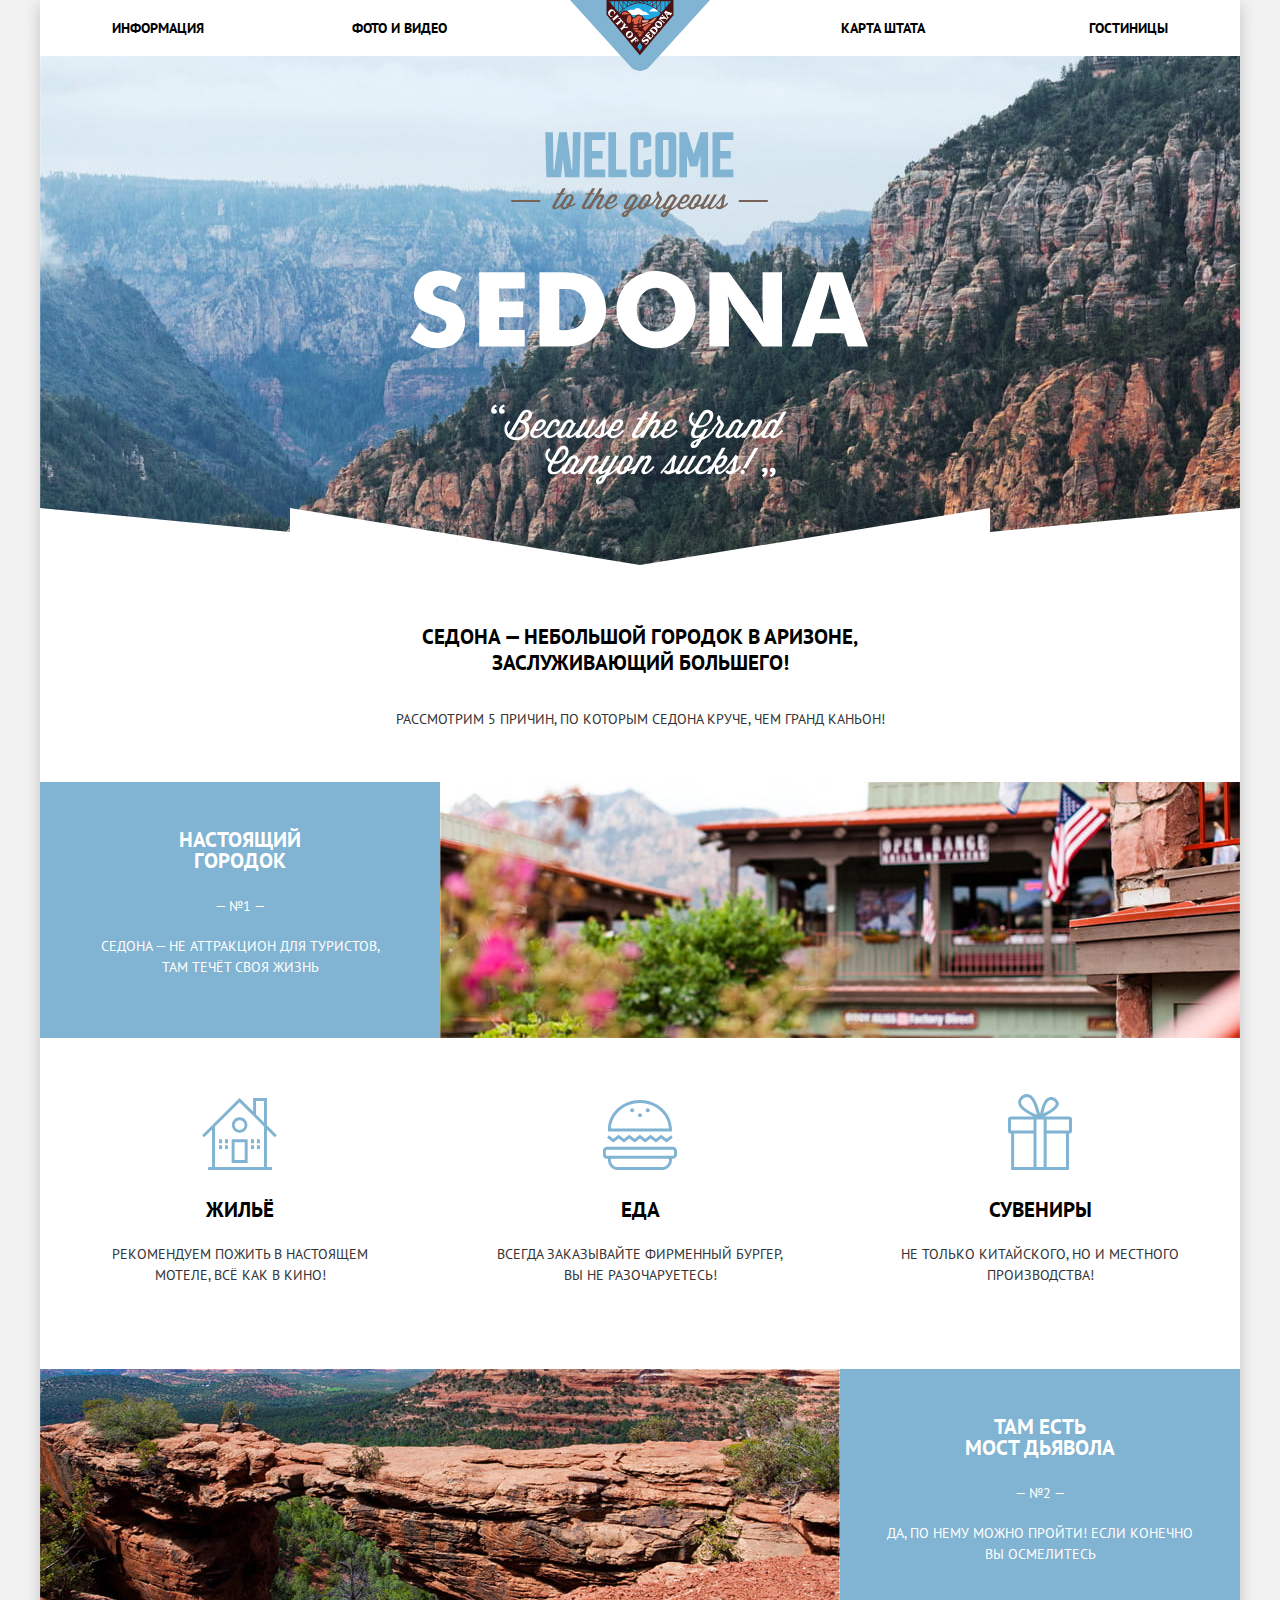
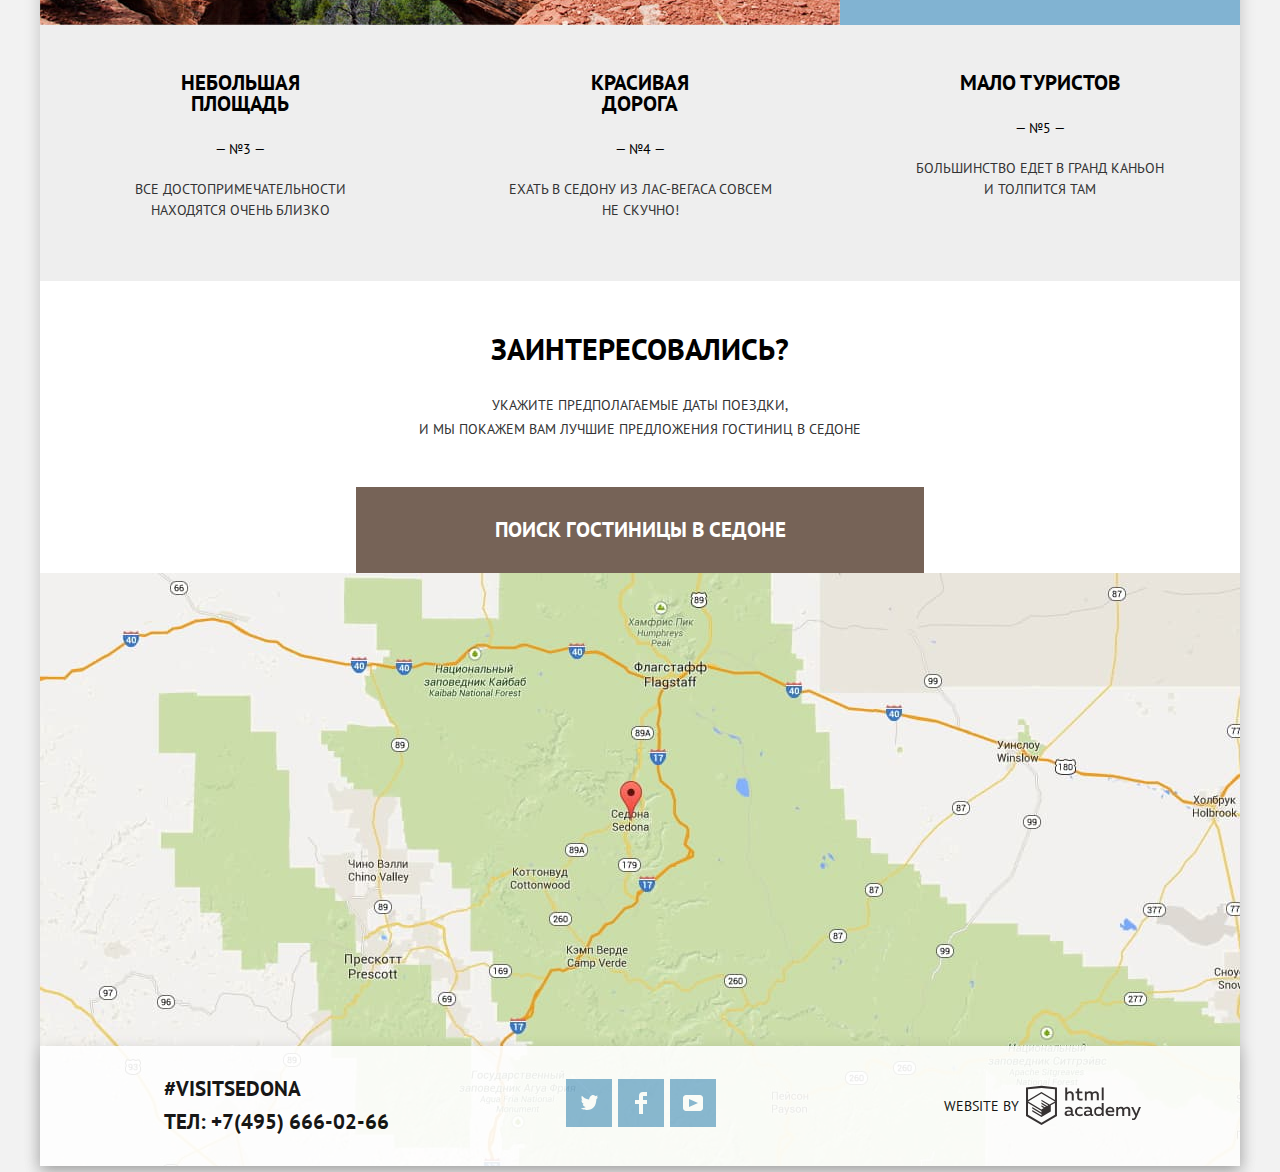
<file: index.html>
<!DOCTYPE html>
<html lang="ru">
  <head>
    <meta charset="utf-8">
    <title>Sedona</title>
    <link href="https://fonts.googleapis.com/css?family=PT+Sans:400,700&display=swap&subset=cyrillic" rel="stylesheet">
    <link href="css/normalize-min.css" rel="stylesheet">
    <link href="css/style-min.css" rel="stylesheet">
  </head>
  <body>

    <header class="main-header">
      <div class="container">
        <nav class="main-navigation">

          <a class="main-header-logo" href="index.html">
            <img src="img/logo-sedona.svg" width="140" height="71" alt="Логотип Седоны">
          </a>

          <div class="menu-container">
            <ul class="main-navigation-menu">
              <li class="menu-item-left"><a href="info.html">Информация</a></li>
              <li class="menu-item-left"><a href="photo.html">Фото и видео</a></li>
              <li class="menu-item-right menu-push"><a href="map.html">Карта штата</a></li>
              <li class="menu-item-right"><a href="hotels.html">Гостиницы</a></li>
            </ul>
          </div>

        </nav>
      </div>
    </header>

    <main class="container">

      <h1 class="visually-hidden">Седона</h1>

      <section class="intro">
        <h2 class="visually-hidden">Главный вид</h2>
        <img src="img/intro-welcome.svg" width="459" height="353" alt="Большой логотип" >
      </section>

      <section class="advantages">
        <h2 class="visually-hidden">Преимущества</h2>
        <div class="advantages-start-container">
          <h3 class="advantages-start">Седона — небольшой городок в Аризоне, заслуживающий большего!</h3>
          <p class="advantages-start">Рассмотрим 5 причин, по которым Седона круче, чем гранд каньон!</p>
        </div>
        <ol class="advantages-list">
          <li class="advantages-item">
            <div class="item-label item-label-blue">
              <h3>Настоящий городок</h3>
              <span>— №1 —</span>
              <p>Седона — не аттракцион для туристов, там&nbsp;течёт своя жизнь</p>
            </div>
            <div class="city-image">
              <img src="img/real-city.jpg" width="800" height="256" alt="Фото дома">
            </div>
            <ul class="advantages-city-list">
              <li>
                <h3 class="house">Жильё</h3>
                <p>Рекомендуем пожить в настоящем мотеле, всё как в кино!</p>
              </li>
              <li>
                <h3 class="food">Еда</h3>
                <p>Всегда заказывайте фирменный бургер, вы не разочаруетесь!</p>
              </li>
              <li>
                <h3 class="souvenir">Сувениры</h3>
                <p>Не только китайского, но и местного производства!</p>
              </li>
            </ul>
          </li>
          <li class="advantages-item">
            <div class="devil-bridge">
              <img src="img/devil-bridge.jpg" width="800" height="256" alt="Мост дьявола">
            </div>
            <div class="item-label item-label-blue">
              <h3>Там есть мост&nbsp;дьявола</h3>
              <span>— №2 —</span>
              <p>Да, по нему можно пройти! Если конечно вы осмелитесь</p>
            </div>
          </li>
          <li class="advantages-item">
            <div class="item-label">
              <h3>Небольшая площадь</h3>
              <span>— №3 —</span>
              <p>Все достопримечательности находятся очень близко</p>
            </div>
          </li>
          <li class="advantages-item">
            <div class="item-label">
              <h3>Красивая дорога</h3>
              <span>— №4 —</span>
              <p>Ехать в Седону из Лас-Вегаса совсем не скучно!</p>
            </div>
          </li>
          <li class="advantages-item">
            <div class="item-label">
              <h3>Мало туристов</h3>
              <span>— №5 —</span>
              <p>Большинство едет в гранд каньон и&nbsp;толпится там</p>
            </div>
          </li>
        </ol>
      </section>

      <section class="hotel-searching">
        <div class="hotel-searching-bg">
          <h2>Заинтересовались?</h2>
          <p>Укажите предполагаемые даты поездки,<br>и мы покажем вам лучшие предложения гостиниц в седоне</p>
          <a class="button button-search" href="hotel-searching.com">Поиск гостиницы в Седоне</a>
        </div>

        <form class="hotel-searching-form" method="post" action="https://echo.htmlacademy.ru">
          <p class="searching-form-item">
            <label for="user-date-in">Дата заезда:</label>
            <input class="long-input" id="user-date-in" type="text" name="date-in" placeholder="24 апреля 2017" required>
            <button class="button button-calendar" type="button">
              <svg xmlns="http://www.w3.org/2000/svg" width="21" height="22" viewBox="0 0 21 22"><path d="M19.251 2.025h-2.845V.648c0-.381-.294-.689-.656-.689-.363 0-.656.308-.656.689v1.377h-3.938V.648c0-.381-.294-.689-.655-.689-.363 0-.657.308-.657.689v1.377H5.906V.648c0-.381-.294-.689-.656-.689-.363 0-.657.308-.657.689v1.377H1.75C.784 2.025 0 2.847 0 3.862v16.302C0 21.179.784 22 1.75 22h17.501c.966 0 1.749-.821 1.749-1.836V3.862c0-1.015-.783-1.837-1.749-1.837zm.437 18.139a.448.448 0 0 1-.437.459H1.75a.45.45 0 0 1-.438-.459V3.862a.45.45 0 0 1 .438-.459h2.844v1.378c0 .381.294.689.657.689.362 0 .656-.308.656-.689V3.403h3.938v1.378c0 .381.294.689.657.689.361 0 .655-.308.655-.689V3.403h3.938v1.378c0 .381.293.689.656.689.362 0 .656-.308.656-.689V3.403h2.845c.241 0 .437.206.437.459v16.302z"/><path d="M4.594 8.225h2.625v2.066H4.594zM4.594 11.668h2.625v2.067H4.594zM4.594 15.112h2.625v2.066H4.594zM9.188 15.112h2.625v2.066H9.188zM9.188 11.668h2.625v2.067H9.188zM9.188 8.225h2.625v2.066H9.188zM13.781 15.112h2.625v2.066h-2.625zM13.781 11.668h2.625v2.067h-2.625zM13.781 8.225h2.625v2.066h-2.625z"/></svg>
            </button>
          </p>
          <p class="searching-form-item">
            <label for="user-date-out">Дата выезда:</label>
            <input class="long-input" id="user-date-out" type="text" name="date-out" placeholder="4 июня 2017" required>
            <button class="button button-calendar" type="button">
              <svg xmlns="http://www.w3.org/2000/svg" width="21" height="22" viewBox="0 0 21 22"><path d="M19.251 2.025h-2.845V.648c0-.381-.294-.689-.656-.689-.363 0-.656.308-.656.689v1.377h-3.938V.648c0-.381-.294-.689-.655-.689-.363 0-.657.308-.657.689v1.377H5.906V.648c0-.381-.294-.689-.656-.689-.363 0-.657.308-.657.689v1.377H1.75C.784 2.025 0 2.847 0 3.862v16.302C0 21.179.784 22 1.75 22h17.501c.966 0 1.749-.821 1.749-1.836V3.862c0-1.015-.783-1.837-1.749-1.837zm.437 18.139a.448.448 0 0 1-.437.459H1.75a.45.45 0 0 1-.438-.459V3.862a.45.45 0 0 1 .438-.459h2.844v1.378c0 .381.294.689.657.689.362 0 .656-.308.656-.689V3.403h3.938v1.378c0 .381.294.689.657.689.361 0 .655-.308.655-.689V3.403h3.938v1.378c0 .381.293.689.656.689.362 0 .656-.308.656-.689V3.403h2.845c.241 0 .437.206.437.459v16.302z"/><path d="M4.594 8.225h2.625v2.066H4.594zM4.594 11.668h2.625v2.067H4.594zM4.594 15.112h2.625v2.066H4.594zM9.188 15.112h2.625v2.066H9.188zM9.188 11.668h2.625v2.067H9.188zM9.188 8.225h2.625v2.066H9.188zM13.781 15.112h2.625v2.066h-2.625zM13.781 11.668h2.625v2.067h-2.625zM13.781 8.225h2.625v2.066h-2.625z"/></svg>
            </button>
          </p>
          <div class="searching-form-item">
            <p class="form-item-adult">
              <label for="user-adult-num">Взрослые:</label>
              <button class="button button-minus" type="button">-</button>
              <input class="short-input" id="user-adult-num" type="text" name="adult-num" placeholder="2" required>
              <button class="button button-plus" type="button">+</button>
            </p>
            <p class="form-item-kids">
              <label for="user-kids-num">Дети:</label>
              <button class="button button-minus" type="button">-</button>
              <input class="short-input" id="user-kids-num" type="text" name="kids-num" placeholder="0" required>
              <button class="button button-plus" type="button">+</button>
            </p>
          </div>
          <button class="button button-find" type="submit">Найти</button>
        </form>

      </section>

      <section class="map">
        <h2 class="visually-hidden">Карта</h2>
        <iframe src="https://www.google.com/maps/embed?pb=!1m18!1m12!1m3!1d1539545.1443304685!2d-112.04503859845914!3d34.72853946840952!2m3!1f0!2f0!3f0!3m2!1i1024!2i768!4f13.1!3m3!1m2!1s0x872da132f942b00d%3A0x5548c523fa6c8efd!2z0KHQtdC00L7QvdCwLCDQkNGA0LjQt9C-0L3QsCA4NjMzNiwg0KHQqNCQ!5e0!3m2!1sru!2skz!4v1584470153418!5m2!1sru!2skz" width="1200" height="593" style="border:0;" allowfullscreen="" aria-hidden="false" tabindex="0"></iframe>
      </section>

    </main>

    <footer class="main-footer">
      <div class="container index-footer">

        <p class="footer-contacts">
          <span>#visitSedona</span>
          <a href="tel:+74956660266">Тел: +7(495) 666-02-66</a>
        </p>

        <div class="footer-social">
          <ul class="social-list">
            <li>
              <a class="social-button twitter" href="#">
                <span class="visually-hidden">Твиттер</span>
                <svg xmlns="http://www.w3.org/2000/svg" xmlns:xlink="http://www.w3.org/1999/xlink" width="17" height="15" viewBox="0 0 17 15"><path fill="#fff" d="M10.95.144c1.685-.496 2.984.27 3.577 1.179.673-.231 1.331-.481 2.011-.708a2.345 2.345 0 0 1-.857 1.768c.685.17 1.304-.491 1.304-.491-.169 1-1.006 1.788-1.563 2.024-.231 6.75-3.175 11.217-10.077 11.082h-.446c-.41 0-4.164-.46-4.898-1.887 2.271.196 3.893-.422 4.693-1.177-.96-.3-2.679-.477-2.979-2.95.349.106.564.228 1.19.119C1.705 8.247.374 7.53.448 5.33c.285.328 1.067.536 1.34.472C1.085 5.561-.182 2.442.894.85c1.818 1.854 3.735 3.606 7.152 3.773C8.254 2.33 9.183.793 10.95.144z"/></svg>
              </a>
            </li>
            <li>
              <a class="social-button facebook" href="#">
                <span class="visually-hidden">Фейсбук</span>
                <svg xmlns="http://www.w3.org/2000/svg" width="12" height="22" viewBox="0 0 12 22"><path fill="#fff" d="M12 4V0H8a4 4 0 0 0-4 4v4H0v4h4v10h4V12h4V8H8V4h4z"/></svg>
              </a>
            </li>
            <li>
              <a class="social-button youtube" href="#">
                <span class="visually-hidden">Ютуб</span>
                <svg xmlns="http://www.w3.org/2000/svg" xmlns:xlink="http://www.w3.org/1999/xlink" width="20" height="16" viewBox="0 0 20 16"><path fill="#fff" d="M17 0H3C1.35 0 0 1.35 0 3v10c0 1.65 1.35 3 3 3h14c1.65 0 3-1.35 3-3V3c0-1.65-1.35-3-3-3zM6.027 11.998V4.002L15.014 8l-8.987 3.998z"/></svg>
              </a>
            </li>
          </ul>
        </div>

        <p class="footer-copyright">
          <span>website by</span>
          <a class="footer-copyright-link" href="https://htmlacademy.ru/intensive/htmlcss">
            <svg width="115px" height="41px" id="Layer_1" data-name="Layer 1" xmlns="http://www.w3.org/2000/svg" viewBox="0 0 108.08 36.85" fill="#231f20"><title>logo-htmlacademy-small1</title><path d="M44.61,26.88a2,2,0,0,0,.55-0.1v1.33a3.25,3.25,0,0,1-1.18.21,1.67,1.67,0,0,1-1.67-1,4.84,4.84,0,0,1-3.14,1.08c-1.51,0-2.91-.83-2.91-2.55,0-2.13,2-2.79,3.71-2.79a11.08,11.08,0,0,1,2.17.25v-0.3c0-1-.76-1.77-2.19-1.77a7.42,7.42,0,0,0-3,.64v-1.7a10.21,10.21,0,0,1,3.19-.55c2.36,0,3.81,1.12,3.81,3.65v3a0.54,0.54,0,0,0,.49.59h0.17Zm-6.44-1.13A1.35,1.35,0,0,0,39.63,27h0.11a3.39,3.39,0,0,0,2.41-1V24.58a9.72,9.72,0,0,0-1.81-.21c-1,0-2.16.33-2.16,1.38h0Zm12.36-6.11a5,5,0,0,1,2.57.64V22a4.08,4.08,0,0,0-2.3-.7,2.75,2.75,0,1,0,0,5.49,5,5,0,0,0,2.43-.64v1.71a6.27,6.27,0,0,1-2.76.57A4.21,4.21,0,0,1,46,24.51q0-.21,0-0.41a4.32,4.32,0,0,1,4.18-4.46h0.38Zm12.17,7.24a2,2,0,0,0,.55-0.1v1.33a3.25,3.25,0,0,1-1.18.21,1.67,1.67,0,0,1-1.67-1,4.84,4.84,0,0,1-3.14,1.08c-1.51,0-2.91-.83-2.91-2.55,0-2.13,2-2.79,3.71-2.79a11.08,11.08,0,0,1,2.17.25v-0.3c0-1-.76-1.77-2.19-1.77a7.42,7.42,0,0,0-3,.64v-1.7a10.21,10.21,0,0,1,3.19-.55c2.36,0,3.81,1.12,3.81,3.65v3a0.54,0.54,0,0,0,.49.59h0.17Zm-6.44-1.13A1.35,1.35,0,0,0,57.73,27h0.11a3.39,3.39,0,0,0,2.41-1V24.58a9.72,9.72,0,0,0-1.81-.21c-1.06,0-2.16.33-2.16,1.38h0ZM73,16V28.2H71.35V26.88a3.88,3.88,0,0,1-3.19,1.54,4.4,4.4,0,0,1,0-8.78,3.81,3.81,0,0,1,3,1.3V16H73Zm-4.53,5.22a2.76,2.76,0,1,0,0,5.52A2.86,2.86,0,0,0,71.15,25V23A2.91,2.91,0,0,0,68.49,21.27ZM79,19.64c3.31,0,4.46,2.68,3.92,5.09H76.7c0.21,1.5,1.67,2.11,3.19,2.11a6.11,6.11,0,0,0,2.64-.59v1.6a7.14,7.14,0,0,1-3,.57C77,28.42,74.78,27,74.78,24a4.18,4.18,0,0,1,4-4.39H79Zm0.09,1.54a2.28,2.28,0,0,0-2.44,2.1v0.06H81.3A2,2,0,0,0,79.13,21.18Zm5.73,7V19.87h1.65v1a3.81,3.81,0,0,1,2.78-1.27A2.86,2.86,0,0,1,91.89,21a4.12,4.12,0,0,1,2.91-1.33A3.06,3.06,0,0,1,98,23V28.2h-1.9V23.05a1.59,1.59,0,0,0-1.42-1.75H94.42a2.8,2.8,0,0,0-2.07,1.12V28.2h-1.9V23.05A1.59,1.59,0,0,0,89,21.31H88.8a3,3,0,0,0-2.21,1.29v5.63H84.86Zm21.31-8.33h1.9l-3.91,9.46c-0.9,2.17-2.09,2.86-3.35,2.86a4.76,4.76,0,0,1-1.1-.14V30.46a2.86,2.86,0,0,0,.85.12c0.9,0,1.58-.64,2.07-1.9l0.17-.42-4-8.4h2l2.86,6.29ZM38.73,1.46V6.22a3.81,3.81,0,0,1,2.7-1.14,3.25,3.25,0,0,1,3.44,3.4v5.15H43V8.72a1.81,1.81,0,0,0-1.61-2h-0.3a2.93,2.93,0,0,0-2.32,1.39v5.52h-1.9V1.46h1.9ZM49.94,2.31v3h3V6.91h-3v3.81c0,1.1.5,1.46,1.58,1.46a4.49,4.49,0,0,0,1.69-.33v1.6A6.8,6.8,0,0,1,51,13.8a2.55,2.55,0,0,1-2.86-2.74V6.89H46.58V5.26h1.5V2.74Zm5.4,11.31V5.28H57v1A3.81,3.81,0,0,1,59.77,5a2.86,2.86,0,0,1,2.6,1.33A4.12,4.12,0,0,1,65.28,5,3.06,3.06,0,0,1,68.44,8.4v5.21h-1.9V8.46a1.59,1.59,0,0,0-1.42-1.75H64.89a2.8,2.8,0,0,0-2.07,1.12v5.78h-1.9V8.46A1.59,1.59,0,0,0,59.5,6.71H59.27A3,3,0,0,0,57.06,8v5.63H55.34ZM71.17,1.45H73V13.6H71.17V1.45ZM14.71,0H14.55L0,1.54V28.21l14.55,8.66,14.55-8.66V1.54Zm12.5,27.1L14.55,34.64,1.9,27.12V16.18l12.59,7.5V25L5.86,19.9v1.31l8.68,5.21v1.39L5.87,22.65V24l8.68,5.21,8.75-5.24V18.31L27.2,16V27.12Zm0-12.53-3.48,2-1.6,1L14.51,13v1.31L21,18.23H21l-0.14.09-1,.54-5.37-3.2V17l4.24,2.52-1,.67-3.2-1.9v1.31l2.1,1.24L14.5,22.1,2,14.65,14.51,7.11Zm0-1.32L14.49,5.76,1.91,13.25v-10L14.56,1.92,27.21,3.25v10h0Z" transform="translate(0 -0.02)"/></svg>
          </a>
        </p>

      </div>
    </footer>

    <script src="js/form-min.js"></script>

  </body>
</html>
</file>
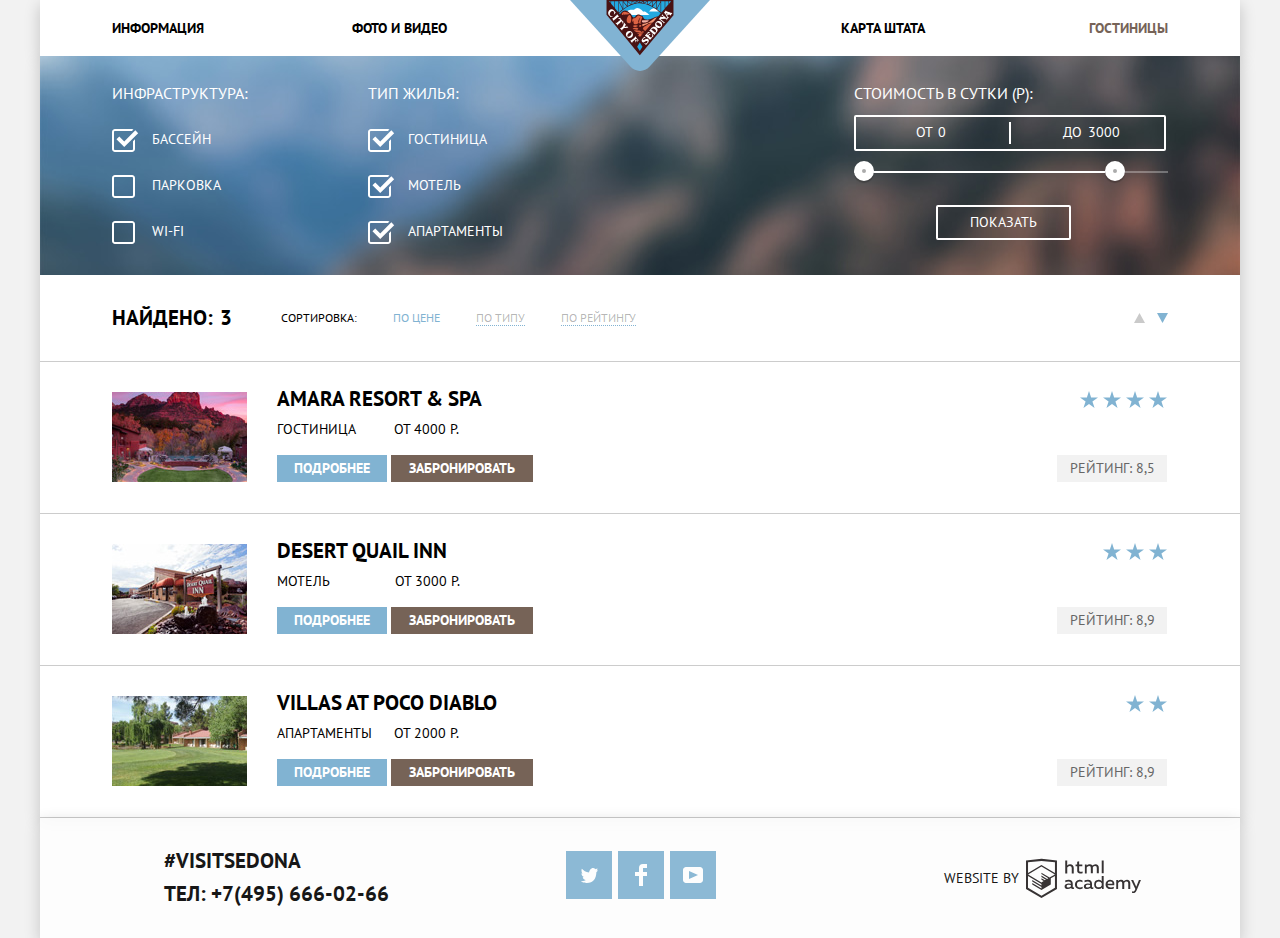
<file: hotels.html>
<!DOCTYPE html>
<html lang="ru">
  <head>
    <meta charset="utf-8">
    <title>Sedona</title>
    <link href="https://fonts.googleapis.com/css?family=PT+Sans:400,700&display=swap&subset=cyrillic" rel="stylesheet">
    <link href="css/normalize-min.css" rel="stylesheet">
    <link href="css/style-min.css" rel="stylesheet">
  </head>
  <body>

    <header class="main-header">
      <div class="container">
        <nav class="main-navigation">

          <a class="main-header-logo" href="index.html">
            <img src="img/logo-sedona.svg" width="140" height="71" alt="Логотип Седоны">
          </a>

          <div class="menu-container">
            <ul class="main-navigation-menu">
              <li class="menu-item-left"><a href="info.html">Информация</a></li>
              <li class="menu-item-left"><a href="photo.html">Фото и видео</a></li>
              <li class="menu-item-right menu-push"><a href="map.html">Карта штата</a></li>
              <li class="menu-item-right"><a class="menu-item-activated" href="hotels.html">Гостиницы</a></li>
            </ul>
          </div>

        </nav>
      </div>
    </header>

    <main class="container">

      <h1 class="visually-hidden">Поиск отелей в Седоне</h1>

      <section class="searching-filter">

        <h2 class="visually-hidden">Фильтр поиска</h2>

        <form class="filter-container" method="post" action="https://echo.htmlacademy.ru">

          <div class="facilities-filter">
            <p>Инфраструктура:</p>
            <label class="check option">
              <input class="check-input" type="checkbox" name="pool" checked>
              <span class="check-box"></span>
              Бассейн
            </label>
            <label class="check option">
              <input class="check-input" type="checkbox" name="parking">
              <span class="check-box"></span>
              Парковка
            </label>
            <label class="check option">
              <input class="check-input" type="checkbox" name="wifi">
              <span class="check-box"></span>
              Wi-Fi
            </label>
          </div>

          <div class="type-filter">
            <p>Тип жилья:</p>
            <label class="check option">
              <input class="check-input" type="checkbox" name="hotel" checked>
              <span class="check-box"></span>
              Гостиница
            </label>
            <label class="check option">
              <input class="check-input" type="checkbox" name="motel" checked>
              <span class="check-box"></span>
              Мотель
            </label>
            <label class="check option">
              <input class="check-input" type="checkbox" name="appart" checked>
              <span class="check-box"></span>
              Апартаменты
            </label>
          </div>

          <div class="cost-filter">
            <p>Стоимость в сутки (р):</p>
            <div class="price-controls">
              <label class="min-price">
                от
                <input type="text" name="min-price" value="0">
              </label>
              <label class="max-price">
                до
                <input type="text" name="max-price" value="3000">
              </label>
            </div>
            <div class="range-controls">
              <div class="scale">
                <div class="bar"></div>
              </div>
              <div class="range-toggle range-toggle-min"></div>
              <div class="range-toggle range-toggle-max"></div>
            </div>
            <button class="button button-transparent" type="submit">Показать</button>
          </div>

        </form>

      </section>

      <section class="searching-result">

        <div class="result-sort">

          <div class="sort-container">

            <div class="sort-quantity">
              <label>
                Найдено:
                <input type="text" value="3" size="1" disabled>
              </label>
            </div>

            <div class="sort-type">
              <span>Сортировка:</span>
              <label>
                <input class="radio-input" type="radio" name="sort-by" value="by-price" checked>
                <span class="sort-choice">По цене</span>
              </label>
              <label>
                <input class="radio-input" type="radio" name="sort-by" value="by-type">
                <span class="sort-choice">По типу</span>
              </label>
              <label>
                <input class="radio-input" type="radio" name="sort-by" value="by-raiting">
                <span class="sort-choice">По рейтингу</span>
              </label>
            </div>

            <div class="sort-direction">
              <label>
                <input class="radio-input up-dir" type="radio" name="up-down-direction" value="up-direction">
                <svg xmlns="http://www.w3.org/2000/svg" width="11" height="10" viewBox="0 0 11 10" fill="#cacaca"><path d="M5.5 0L0 10h11z"/></svg>
              </label>
              <label>
                <input class="radio-input down-dir" type="radio" name="up-down-direction" value="down-direction" checked>
                <svg xmlns="http://www.w3.org/2000/svg" width="11" height="10" viewBox="0 0 11 10" fill="#cacaca"><path d="M5.5 10L0 0h11"/></svg>
              </label>
            </div>

          </div>
        </div>

        <h2 class="visually-hidden">Результаты поиска</h2>
        <ul class="result-list">
          <li class="result-item">
            <a href="">
              <img src="img/hotel-amara.jpg" width="135" height="90" alt="Фото отеля" title="Посмотреть фото отеля">
            </a>
            <div class="hotel-info">
              <h3 class="result-hotel">
                <a href="" >Amara Resort & Spa</a>
              </h3>
              <div class="hotel-type">
                <span class="hotel">Гостиница</span>
                <span>от 4000 р.</span>
              </div>
              <a class="button button-more" href="#">Подробнее</a>
              <a class="button button-book" href="#">Забронировать</a>
            </div>
            <div class="hotel-raiting four-stars">
              <span class="raiting">Рейтинг: 8,5</span>
            </div>
          </li>
          <li class="result-item">
            <a href="">
              <img src="img/hotel-desert.jpg" width="135" height="90" alt="Фото отеля" title="Посмотреть фото отеля">
            </a>
            <div class="hotel-info">
              <h3 class="result-hotel">
                <a href="">Desert Quail Inn</a>
              </h3>
              <div class="hotel-type">
                <span class="motel">Мотель</span>
                <span>от 3000 р.</span>
              </div>
              <a class="button button-more" href="#">Подробнее</a>
              <a class="button button-book" href="#">Забронировать</a>
            </div>
            <div class="hotel-raiting three-stars">
              <span class="raiting">Рейтинг: 8,9</span>
            </div>
          </li>
          <li class="result-item">
            <a href="">
              <img src="img/hotel-villas.jpg" width="135" height="90" alt="Фото отеля" title="Посмотреть фото отеля">
            </a>
            <div class="hotel-info">
              <h3 class="result-hotel">
                <a href="">Villas At Poco Diablo</a>
              </h3>
              <div class="hotel-type">
                <span class="apart">Апартаменты</span>
                <span>от 2000 р.</span>
              </div>
              <a class="button button-more" href="#">Подробнее</a>
              <a class="button button-book" href="#">Забронировать</a>
            </div>
            <div class="hotel-raiting two-stars">
              <span class="raiting">Рейтинг: 8,9</span>
            </div>
          </li>
        </ul>
      </section>


    </main>

    <footer class="main-footer">
      <div class="container">

        <p class="footer-contacts">
          <span>#visitSedona</span>
          <a href="tel:+74956660266">Тел: +7(495) 666-02-66</a>
        </p>

        <div class="footer-social">
          <ul class="social-list">
            <li>
              <a class="social-button twitter" href="#">
                <span class="visually-hidden">Твиттер</span>
                <svg xmlns="http://www.w3.org/2000/svg" xmlns:xlink="http://www.w3.org/1999/xlink" width="17" height="15" viewBox="0 0 17 15"><path fill="#fff" d="M10.95.144c1.685-.496 2.984.27 3.577 1.179.673-.231 1.331-.481 2.011-.708a2.345 2.345 0 0 1-.857 1.768c.685.17 1.304-.491 1.304-.491-.169 1-1.006 1.788-1.563 2.024-.231 6.75-3.175 11.217-10.077 11.082h-.446c-.41 0-4.164-.46-4.898-1.887 2.271.196 3.893-.422 4.693-1.177-.96-.3-2.679-.477-2.979-2.95.349.106.564.228 1.19.119C1.705 8.247.374 7.53.448 5.33c.285.328 1.067.536 1.34.472C1.085 5.561-.182 2.442.894.85c1.818 1.854 3.735 3.606 7.152 3.773C8.254 2.33 9.183.793 10.95.144z"/></svg>
              </a>
            </li>
            <li>
              <a class="social-button facebook" href="#">
                <span class="visually-hidden">Фейсбук</span>
                <svg xmlns="http://www.w3.org/2000/svg" width="12" height="22" viewBox="0 0 12 22"><path fill="#fff" d="M12 4V0H8a4 4 0 0 0-4 4v4H0v4h4v10h4V12h4V8H8V4h4z"/></svg>
              </a>
            </li>
            <li>
              <a class="social-button youtube" href="#">
                <span class="visually-hidden">Ютуб</span>
                <svg xmlns="http://www.w3.org/2000/svg" xmlns:xlink="http://www.w3.org/1999/xlink" width="20" height="16" viewBox="0 0 20 16"><path fill="#fff" d="M17 0H3C1.35 0 0 1.35 0 3v10c0 1.65 1.35 3 3 3h14c1.65 0 3-1.35 3-3V3c0-1.65-1.35-3-3-3zM6.027 11.998V4.002L15.014 8l-8.987 3.998z"/></svg>
              </a>
            </li>
          </ul>
        </div>

        <p class="footer-copyright">
          <span>website by</span>
          <a class="footer-copyright-link" href="https://htmlacademy.ru/intensive/htmlcss">
            <svg width="115px" height="41px" id="Layer_1" data-name="Layer 1" xmlns="http://www.w3.org/2000/svg" viewBox="0 0 108.08 36.85" fill="#231f20"><title>logo-htmlacademy-small1</title><path d="M44.61,26.88a2,2,0,0,0,.55-0.1v1.33a3.25,3.25,0,0,1-1.18.21,1.67,1.67,0,0,1-1.67-1,4.84,4.84,0,0,1-3.14,1.08c-1.51,0-2.91-.83-2.91-2.55,0-2.13,2-2.79,3.71-2.79a11.08,11.08,0,0,1,2.17.25v-0.3c0-1-.76-1.77-2.19-1.77a7.42,7.42,0,0,0-3,.64v-1.7a10.21,10.21,0,0,1,3.19-.55c2.36,0,3.81,1.12,3.81,3.65v3a0.54,0.54,0,0,0,.49.59h0.17Zm-6.44-1.13A1.35,1.35,0,0,0,39.63,27h0.11a3.39,3.39,0,0,0,2.41-1V24.58a9.72,9.72,0,0,0-1.81-.21c-1,0-2.16.33-2.16,1.38h0Zm12.36-6.11a5,5,0,0,1,2.57.64V22a4.08,4.08,0,0,0-2.3-.7,2.75,2.75,0,1,0,0,5.49,5,5,0,0,0,2.43-.64v1.71a6.27,6.27,0,0,1-2.76.57A4.21,4.21,0,0,1,46,24.51q0-.21,0-0.41a4.32,4.32,0,0,1,4.18-4.46h0.38Zm12.17,7.24a2,2,0,0,0,.55-0.1v1.33a3.25,3.25,0,0,1-1.18.21,1.67,1.67,0,0,1-1.67-1,4.84,4.84,0,0,1-3.14,1.08c-1.51,0-2.91-.83-2.91-2.55,0-2.13,2-2.79,3.71-2.79a11.08,11.08,0,0,1,2.17.25v-0.3c0-1-.76-1.77-2.19-1.77a7.42,7.42,0,0,0-3,.64v-1.7a10.21,10.21,0,0,1,3.19-.55c2.36,0,3.81,1.12,3.81,3.65v3a0.54,0.54,0,0,0,.49.59h0.17Zm-6.44-1.13A1.35,1.35,0,0,0,57.73,27h0.11a3.39,3.39,0,0,0,2.41-1V24.58a9.72,9.72,0,0,0-1.81-.21c-1.06,0-2.16.33-2.16,1.38h0ZM73,16V28.2H71.35V26.88a3.88,3.88,0,0,1-3.19,1.54,4.4,4.4,0,0,1,0-8.78,3.81,3.81,0,0,1,3,1.3V16H73Zm-4.53,5.22a2.76,2.76,0,1,0,0,5.52A2.86,2.86,0,0,0,71.15,25V23A2.91,2.91,0,0,0,68.49,21.27ZM79,19.64c3.31,0,4.46,2.68,3.92,5.09H76.7c0.21,1.5,1.67,2.11,3.19,2.11a6.11,6.11,0,0,0,2.64-.59v1.6a7.14,7.14,0,0,1-3,.57C77,28.42,74.78,27,74.78,24a4.18,4.18,0,0,1,4-4.39H79Zm0.09,1.54a2.28,2.28,0,0,0-2.44,2.1v0.06H81.3A2,2,0,0,0,79.13,21.18Zm5.73,7V19.87h1.65v1a3.81,3.81,0,0,1,2.78-1.27A2.86,2.86,0,0,1,91.89,21a4.12,4.12,0,0,1,2.91-1.33A3.06,3.06,0,0,1,98,23V28.2h-1.9V23.05a1.59,1.59,0,0,0-1.42-1.75H94.42a2.8,2.8,0,0,0-2.07,1.12V28.2h-1.9V23.05A1.59,1.59,0,0,0,89,21.31H88.8a3,3,0,0,0-2.21,1.29v5.63H84.86Zm21.31-8.33h1.9l-3.91,9.46c-0.9,2.17-2.09,2.86-3.35,2.86a4.76,4.76,0,0,1-1.1-.14V30.46a2.86,2.86,0,0,0,.85.12c0.9,0,1.58-.64,2.07-1.9l0.17-.42-4-8.4h2l2.86,6.29ZM38.73,1.46V6.22a3.81,3.81,0,0,1,2.7-1.14,3.25,3.25,0,0,1,3.44,3.4v5.15H43V8.72a1.81,1.81,0,0,0-1.61-2h-0.3a2.93,2.93,0,0,0-2.32,1.39v5.52h-1.9V1.46h1.9ZM49.94,2.31v3h3V6.91h-3v3.81c0,1.1.5,1.46,1.58,1.46a4.49,4.49,0,0,0,1.69-.33v1.6A6.8,6.8,0,0,1,51,13.8a2.55,2.55,0,0,1-2.86-2.74V6.89H46.58V5.26h1.5V2.74Zm5.4,11.31V5.28H57v1A3.81,3.81,0,0,1,59.77,5a2.86,2.86,0,0,1,2.6,1.33A4.12,4.12,0,0,1,65.28,5,3.06,3.06,0,0,1,68.44,8.4v5.21h-1.9V8.46a1.59,1.59,0,0,0-1.42-1.75H64.89a2.8,2.8,0,0,0-2.07,1.12v5.78h-1.9V8.46A1.59,1.59,0,0,0,59.5,6.71H59.27A3,3,0,0,0,57.06,8v5.63H55.34ZM71.17,1.45H73V13.6H71.17V1.45ZM14.71,0H14.55L0,1.54V28.21l14.55,8.66,14.55-8.66V1.54Zm12.5,27.1L14.55,34.64,1.9,27.12V16.18l12.59,7.5V25L5.86,19.9v1.31l8.68,5.21v1.39L5.87,22.65V24l8.68,5.21,8.75-5.24V18.31L27.2,16V27.12Zm0-12.53-3.48,2-1.6,1L14.51,13v1.31L21,18.23H21l-0.14.09-1,.54-5.37-3.2V17l4.24,2.52-1,.67-3.2-1.9v1.31l2.1,1.24L14.5,22.1,2,14.65,14.51,7.11Zm0-1.32L14.49,5.76,1.91,13.25v-10L14.56,1.92,27.21,3.25v10h0Z" transform="translate(0 -0.02)"/></svg>
          </a>
        </p>

      </div>
    </footer>

  </body>
</html>
</file>
<file: css/style-min.css>
html{box-sizing:border-box}*,::before,::after{box-sizing:inherit}body{min-width:1200px;margin:0 auto;padding:0;font-family:"PT Sans",Arial,sans-serif;font-size:14px;line-height:21px;color:#000;text-transform:uppercase;background-color:#f2f2f2}a{text-decoration:none}img{max-width:100%;height:auto}.visually-hidden{position:absolute;width:1px;height:1px;margin:-1px;border:0;padding:0;clip:rect(0 0 0 0);overflow:hidden}.container{width:1200px;margin-right:auto;margin-left:auto;box-shadow:0 5px 15px 0 rgba(0,1,1,0.2)}.main-navigation-menu,.advantages-list,.advantages-city-list,.social-list,.result-list{list-style:none}.button{font:inherit;font-weight:700;text-transform:uppercase;color:#fff;text-align:center;vertical-align:middle;border:none}.main-navigation{position:relative;text-align:center;font-size:14px;line-height:26px;font-weight:700;color:#000}.main-navigation-menu a{margin:0;padding:0;color:#000}.main-navigation-menu a:hover,.main-navigation-menu a:focus{color:#81b3d2}.main-navigation-menu a:active{color:rgba(0,0,0,0.3)}.main-navigation-menu .menu-item-activated{color:#766357}.main-header-logo{position:absolute;left:50%;margin-left:-70px}.menu-container{background-color:#fff}.main-navigation-menu{display:flex;flex-wrap:wrap;width:1056px;margin:0;margin-left:auto;margin-right:auto;padding:0}.main-navigation-menu li{width:240px;height:56px;padding-top:15px}.menu-item-left{text-align:left}.menu-item-right{text-align:right}.menu-push{padding-right:3px;margin-left:auto}.intro{margin:0;padding:0;background-color:gray;background-image:url(../img/background-photo.jpg);background-position:0 30%}.advantages h3{font-size:21px;line-height:21px;font-weight:700;text-align:center}.advantages p{color:#333;text-align:center}.advantages-start-container{margin:0;padding:0;background-color:#fff}.advantages-start-container h3{padding-top:59px;padding-bottom:30px}.advantages-start-container p{padding-bottom:50px}.advantages-start-container h3,.advantages-start-container p{line-height:26px;padding-left:350px;padding-right:350px}.hotel-searching h2{font-size:30px;line-height:36px;text-align:center}.hotel-searching p{font-size:14px;line-height:24px;color:#333;text-align:center}.button-search{display:inline-block;font-size:21px;line-height:26px;width:568px;height:86px;padding-top:30px;vertical-align:middle;background-color:#766357}.intro img{margin-top:76px;margin-left:370px;margin-bottom:74px}.advantages::before{position:absolute;top:508px;content:"";width:1200px;height:59px;background-image:url(../img/intro-mask.svg)}.advantages-list{display:flex;flex-wrap:wrap}.advantages-item{display:flex;flex-wrap:wrap}.advantages-item img{display:inline-block;vertical-align:middle}.city-image img,.devil-bridge img{display:block}.advantages ol,.advantages-item ul,.advantages-list li{margin:0;padding:0}.advantages-city-list{display:flex;flex-wrap:wrap;margin:0;background-color:#fff}.item-label{width:400px;margin:0;text-align:center;background-color:#eee;z-index:2;padding:47px 60px 60px}.item-label-blue{padding-right:45px;padding-left:45px}.item-label-blue,.item-label-blue p{color:#fff;background-color:#81b3d2}.item-label h3{padding-bottom:25px;padding-left:60px;padding-right:60px}.item-label p{padding-top:19px}.advantages h3{margin:0}.advantages p{margin:0}.advantages-city-list li{position:relative;width:400px;padding:161px 56px 83px}.advantages-city-list .house::before{position:absolute;top:60px;left:162px;display:block;content:"";width:75px;height:72px;background-image:url(../img/icon-house.svg)}.advantages-city-list .food::before{position:absolute;top:62px;left:163px;display:block;content:"";width:74px;height:70px;background-image:url(../img/icon-food.svg)}.advantages-city-list .souvenir::before{position:absolute;top:56px;left:168px;display:block;content:"";width:64px;height:76px;background-image:url(../img/icon-souvenir.svg)}.advantages-city-list h3{margin-bottom:24px}.hotel-searching{position:relative;padding-top:50px;text-align:center;background-color:#fff;z-index:1}.hotel-searching-bg{background-color:#fff}.hotel-searching h2{margin:0;margin-bottom:26px}.hotel-searching p{margin:0;margin-bottom:46px}.button-search:hover{background-color:#604e43}.button-search:active{color:rgba(255,255,255,0.3);background-color:#503e33}.hotel-searching-form{position:absolute;left:50%;display:flex;align-content:flex-start;flex-wrap:wrap;font-size:14px;line-height:26px;font-weight:700;width:568px;height:395px;margin-left:-284px;padding:55px;background-color:#fff}.form-remove{display:none}.hotel-searching-form p{margin:0}.button-minus,.button-plus{position:relative;width:38px;height:38px;background-color:#f2f2f2}.button-minus::before{position:absolute;top:18px;left:13px;content:"";width:12px;height:3px;background-color:#cacaca}.button-minus:hover::before,.button-minus:focus::before{background-color:#000}.button-minus:active::before{background-color:#81b3d2}.button-plus::before,.button-plus::after{position:absolute;top:18px;left:13px;content:"";width:11px;height:3px;background-color:#cacaca}.button-plus::after{transform:rotate(90deg)}.button-plus:hover::before,.button-plus:focus::before,.button-plus:hover::after,.button-plus:focus::after{background-color:#000}.button-plus:active::before,.button-plus:active::after{background-color:#81b3d2}.button-find{font-size:21px;line-height:26px;width:458px;height:58px;background-color:#81b3d2}.searching-form-item{position:relative;display:flex;justify-content:space-between;align-items:baseline;width:458px}.form-item-adult,.form-item-kids{display:flex;align-items:center}.form-item-adult label{margin-right:41px}.form-item-kids label{margin-right:27px}.searching-form-item input{margin:0;margin-bottom:30px;border:none;background-color:#f2f2f2}.searching-form-item input:hover{background-color:#ebebeb}.searching-form-item input:focus{background-color:#fff;border:solid 2px #e5e5e5;outline:none}.long-input{width:346px;height:38px;padding-left:13px}.long-input:focus{padding-left:11px}.searching-form-item input::placeholder{font-weight:700;text-transform:uppercase;color:#000}.form-item-adult input,.form-item-kids input{text-align:center;margin:0}.form-item-adult button,.form-item-kids button{font-size:15px;font-weight:700;color:rgba(0,1,1,0.15)}.short-input{width:38px;height:38px;padding:0}.searching-form-item button{padding:0}.button-calendar{position:absolute;top:8px;right:10px;padding:0;margin:0;background:transparent}.button-calendar svg{fill:#cacaca}.button-calendar:hover svg,.button-calendar:focus svg{fill:#000}.button-calendar:active svg{fill:#81b3d2;outline:none}.button-find{margin-top:54px}.button-find:hover,.button-find:focus{background-color:#669ec0}.button-find:active{color:rgba(255,255,255,0.3);background-color:#5496bd}.button-more{display:inline-block;font-size:14px;line-height:26px;width:110px;height:27px;vertical-align:middle;background-color:#81b3d2}.button-book{display:inline-block;font-size:14px;line-height:26px;width:142px;height:27px;vertical-align:middle;background-color:#766357}.button-book:hover,.button-book:focus{background-color:#604e43}.button-book:active{color:rgba(255,255,255,0.3);background-color:#503e33}.button-more:hover,.button-more:focus{background-color:#669ec0}.button-more:active{color:rgba(255,255,255,0.3);background-color:#5496bd}.result-hotel a{font-size:21px;line-height:26px;color:#000}.result-hotel a:hover{color:#81b3d2}.result-hotel a:active{color:rgba(0,0,0,0.3)}.raiting{display:inline-block;font-size:14px;line-height:26px;color:#666;text-align:center;vertical-align:middle;width:110px;height:27px;margin-top:93px;background-color:#f2f2f2}.searching-result ul,.result-list li{margin:0;padding:0}.result-list{display:flex;flex-direction:column;background-color:#fff}.result-item{display:flex;width:100%;border-bottom:1px solid rgba(1,1,1,0.2)}.result-list li:first-child{border-top:1px solid rgba(1,1,1,0.2)}.result-item img{margin-top:30px;margin-bottom:25px;margin-left:72px}.hotel-info{margin-left:30px}.hotel-info h3{margin:0;margin-top:24px;margin-bottom:7px}.result-hotel a{margin:0}.hotel-raiting{position:relative;margin-right:73px;margin-left:auto}.raiting::before{position:absolute;top:29px;right:0;display:block;content:"";background-image:url(../img/star.svg);background-repeat:space}.five-stars .raiting::before{width:107px;height:17px}.four-stars .raiting::before{width:87px;height:17px}.three-stars .raiting::before{width:64px;height:17px}.two-stars .raiting::before{width:41px;height:17px}.one-star .raiting::before{width:18px;height:17px}.hotel-type{padding-bottom:15px}.hotel-type .hotel{margin-right:34px}.hotel-type .motel{margin-right:61px}.hotel-type .apart{margin-right:18px}a .button-book{margin:0}.searching-filter{padding-top:27px;color:#fff;background-color:#557595;background-image:url(../img/filter-background.jpg);background-position:50%}.filter-container{display:flex;margin-left:72px;margin-right:72px;padding-bottom:33px}.filter-container p{margin:0;font-size:16px;line-height:21px}.filter-container label{font-size:14px;line-height:21px}.check{padding-left:40px}.option{display:block;margin-top:25px}.check-input{position:absolute;width:1px;height:1px;overflow:hidden;clip:rect(0 0 0 0)}.check-box{position:absolute;display:block;width:23px;height:23px;margin-left:-40px;background-image:url("data:image/svg+xml,%3Csvg xmlns='http://www.w3.org/2000/svg' width='23' height='23' viewBox='0 0 23 23'%3E%3Cpath fill='%23FFFFFF' d='M20 2c.542 0 1 .458 1 1v17c0 .542-.458 1-1 1H3c-.542 0-1-.458-1-1V3c0-.542.458-1 1-1h17m0-2H3C1.35 0 0 1.35 0 3v17c0 1.65 1.35 3 3 3h17c1.65 0 3-1.35 3-3V3c0-1.65-1.35-3-3-3z'/%3E%3C/svg%3E%0A")}.check-input:checked + .check-box{width:27px;height:23px;background-image:url("data:image/svg+xml,%3Csvg xmlns='http://www.w3.org/2000/svg' width='27' height='23' viewBox='0 0 27 23'%3E%3Cpath fill='%23FFFFFF' d='M7.285 7.486l-2.829 2.829 7.783 7.783L26.171 4.166l-2.828-2.829-11.104 11.102z'/%3E%3Cpath fill='%23FFFFFF' d='M21 20c0 .542-.458 1-1 1H3c-.542 0-1-.458-1-1V3c0-.542.458-1 1-1h16.908L21.493.415A2.96 2.96 0 0 0 20 0H3C1.35 0 0 1.35 0 3v17c0 1.65 1.35 3 3 3h17c1.65 0 3-1.35 3-3v-9.829l-2 2V20z'/%3E%3C/svg%3E%0A")}.check-input:checked:disabled + .check-box{width:27px;height:23px;background-image:url("data:image/svg+xml,%3Csvg xmlns='http://www.w3.org/2000/svg' width='27' height='23' viewBox='0 0 27 23'%3E%3Cpath fill='%236a6a6a' d='M7.285 7.486l-2.829 2.829 7.783 7.783L26.171 4.166l-2.828-2.829-11.104 11.102z'/%3E%3Cpath fill='%236a6a6a' d='M21 20c0 .542-.458 1-1 1H3c-.542 0-1-.458-1-1V3c0-.542.458-1 1-1h16.908L21.493.415A2.96 2.96 0 0 0 20 0H3C1.35 0 0 1.35 0 3v17c0 1.65 1.35 3 3 3h17c1.65 0 3-1.35 3-3v-9.829l-2 2V20z'/%3E%3C/svg%3E%0A")}.check-input:disabled + .check-box{width:23px;height:23px;background-image:url("data:image/svg+xml,%3Csvg xmlns='http://www.w3.org/2000/svg' width='23' height='23' viewBox='0 0 23 23'%3E%3Cpath fill='%236a6a6a' d='M20 2c.542 0 1 .458 1 1v17c0 .542-.458 1-1 1H3c-.542 0-1-.458-1-1V3c0-.542.458-1 1-1h17m0-2H3C1.35 0 0 1.35 0 3v17c0 1.65 1.35 3 3 3h17c1.65 0 3-1.35 3-3V3c0-1.65-1.35-3-3-3z'/%3E%3C/svg%3E%0A")}.check:hover{cursor:pointer}.check-input:focus + .check-box{outline:1px solid #5E9ED6}.type-filter{margin-left:120px}.cost-filter{width:314px;margin-left:auto}.price-controls{position:relative;width:312px;height:36px;margin-top:11px;margin-bottom:20px;padding-top:4px;border:2px solid #fff;border-radius:2px}.price-controls::after{position:absolute;top:50%;left:50%;content:"";width:2px;height:22px;background:#fff;transform:translate(-50%,-50%)}.price-controls .min-price{width:90px;padding-left:60px}.price-controls .max-price{width:90px;padding-left:73px}.price-controls input{width:50px;margin:0;color:inherit;font:inherit;background:none;border:none}.range-controls{position:relative;margin-bottom:32px}.range-controls .scale{height:2px;background:rgba(255,255,255,0.3)}.range-controls .bar{width:80%;height:2px;background:#fff}.range-toggle{position:absolute;top:-10px;width:20px;height:20px;background:#ababab;border:8px solid #fff;border-radius:50%;box-shadow:0 2px 1px 0 rgba(0,1,1,0.2);cursor:pointer}.range-toggle:hover{width:22px;height:22px}.range-toggle-min{left:0}.range-toggle-max{left:80%}.button-transparent{display:block;font-weight:400;color:#fff;width:135px;height:35px;margin:0 82px;background:transparent;border:2px solid #fff;border-radius:2px;cursor:pointer}.button-transparent:hover{color:#000;background-color:#fff}.result-sort{min-height:86px;background-color:#fff}.sort-container{display:flex;align-items:center;margin-left:72px;margin-right:72px;padding-top:30px}.radio-input{position:absolute;width:1px;height:1px;overflow:hidden;clip:rect(0 0 0 0)}.sort-quantity label{font-size:21px;line-height:26px;font-weight:700}.sort-quantity input{color:#000;font-weight:700;border:none;background:transparent}.sort-type{margin-left:26px;font-size:12px;line-height:18px}.sort-direction{display:flex;justify-content:space-between;width:34px;margin-left:auto}.sort-type label{margin-left:33px}.sort-type .sort-choice{color:rgba(0,0,0,0.3);border-bottom:1px dotted #81b3d2}.radio-input:checked + .sort-choice{color:#81b3d2;border:none}.radio-input:checked:focus + .sort-choice{outline:1px solid #5e9ed6}.radio-input:hover + .sort-choice{color:#81b3d2;cursor:pointer}.radio-input:active + .sort-choice{color:#000;border:none}.down-dir:hover + svg,.up-dir:hover + svg{fill:#000;cursor:pointer}.down-dir:active + svg,.up-dir:active + svg{fill:#81b3d2}.down-dir:checked + svg,.up-dir:checked + svg{fill:#81b3d2}.down-dir:checked:focus + svg,.up-dir:checked:focus + svg{outline:1px solid #5e9ed6}.footer-contacts{font-size:21px;line-height:26px;font-weight:700}.footer-contacts a{color:#000}.footer-copyright{font-size:14px;line-height:26px}.main-footer .container{display:flex;align-items:center;min-height:120px;background-color:#fff;opacity:.9}.index-footer{margin-top:-120px}.footer-contacts{margin-top:20px;margin-left:124px}.footer-contacts span{display:block;margin-bottom:7px}.footer-social{margin-left:177px}.social-list{display:flex;flex-wrap:wrap;justify-content:space-between;width:150px;margin:0;padding:0}.social-button{display:flex;align-items:center;justify-content:center;width:46px;height:48px;margin-bottom:6px;background-color:#81b3d2}.social-button:hover,.social-button:focus{background-color:#669ec0}.social-button:active path{background-color:#5496bd;fill:rgba(255,255,255,0.3)}.footer-copyright{width:197px;margin-left:228px;vertical-align:middle}.footer-copyright{display:flex;align-items:center;justify-content:space-between}.footer-copyright a{display:inline-block;width:115px;height:41px;vertical-align:middle}.footer-copyright-link:hover svg,.footer-copyright-link:focus svg{fill:#81b3d2}.footer-copyright-link:active svg{fill:#bdbbbc}.map{width:1200px;height:593px;background-color:#8d9194;background-image:url(../img/map.jpg)}
</file>
